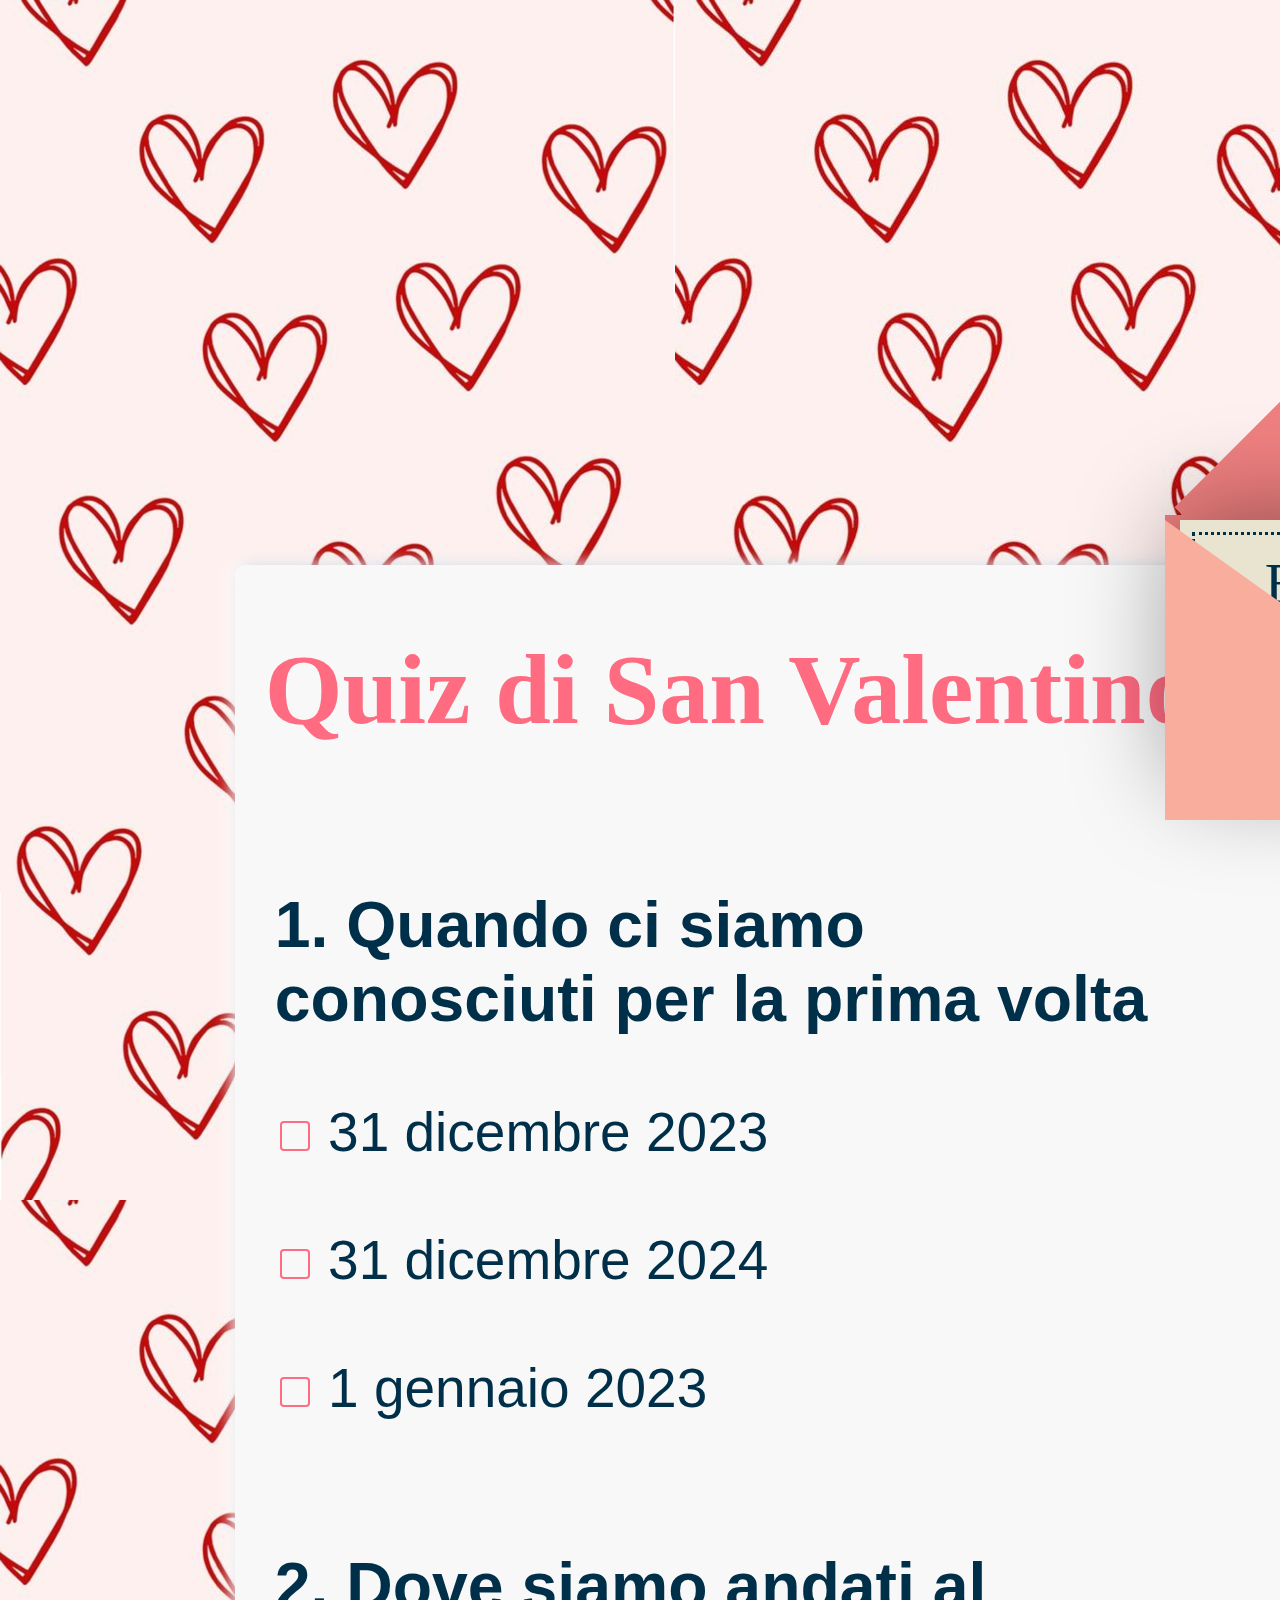
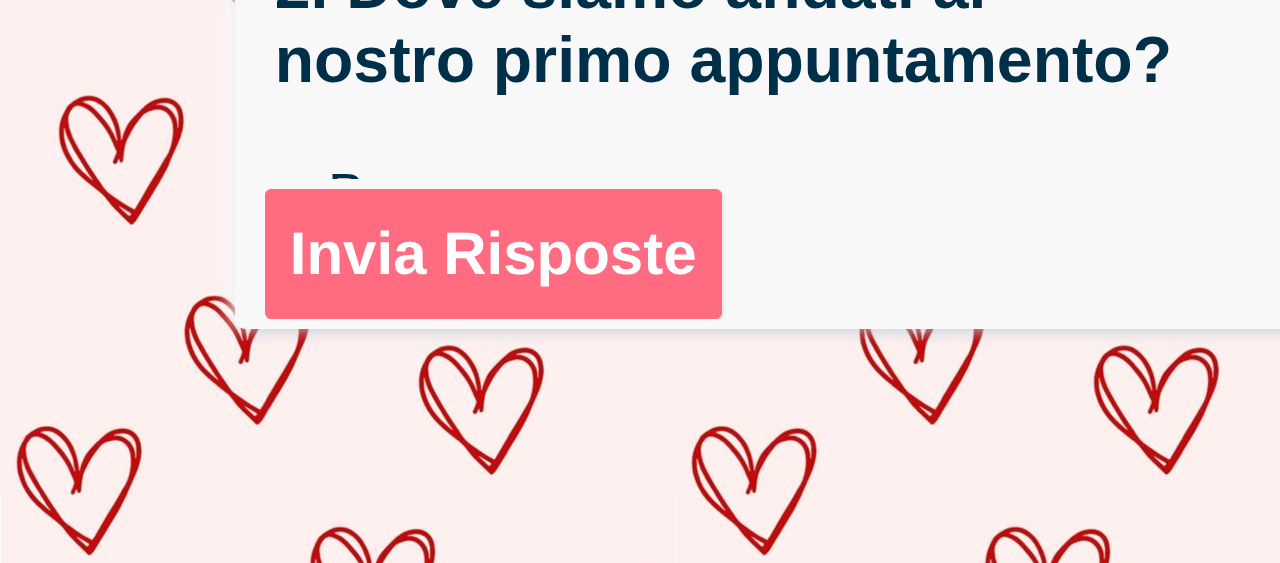
<file: index.html>
<!DOCTYPE html>
<html>
<head>
<script src="https://ajax.googleapis.com/ajax/libs/jquery/3.4.1/jquery.min.js"></script>
<script src="JQuery.js"></script>
<link rel="stylesheet" href="style.css">
<link rel="stylesheet" href="JQuery.js">

</head>

<body>
 <div class = "container"> 
    <div class="repositioning">
    <div class="valentines">
        <div class="envelope"></div>
        <div class="front"></div>
        <div class="card">
        <div class="text">Buon </br> San Valentino </br>Giulietta mia </div>
        
    </div>
    </div>
</div>
</div>  

    <div class="quiz-container"> 
            <h1 style ="font-size: 100px;">Quiz di San Valentino</h1>
        <div class="question-box">
            <div id="quiz"></div>
        </div>
        <button id="submit" class="button-24">Invia Risposte</button>
        
        <div id="results"></div>
    </div>

    
  

<script src="quiz.js"></script>



</body>
</html>
</file>
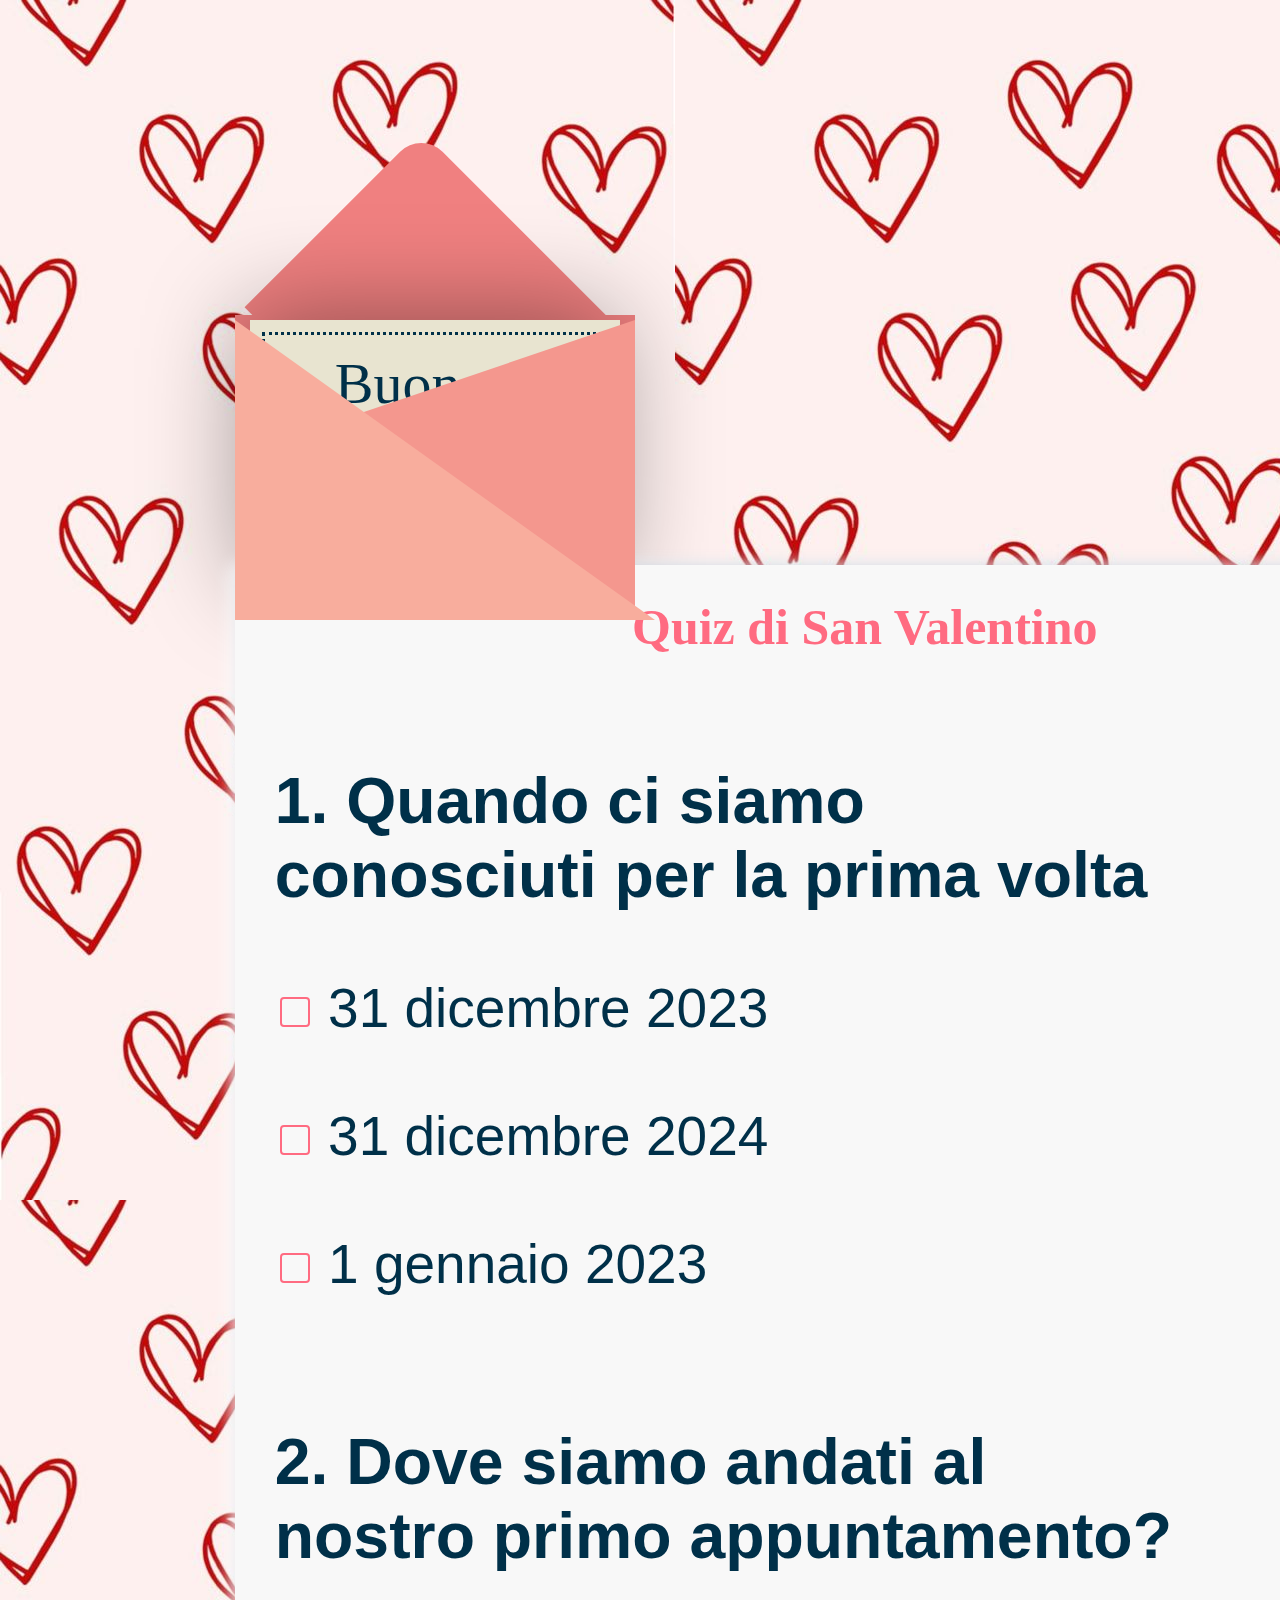
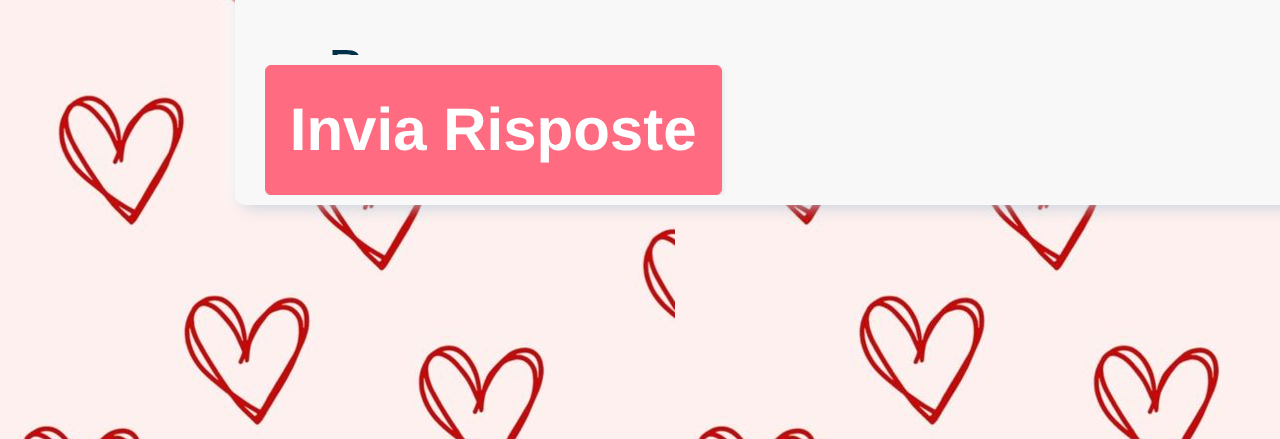
<file: main.html>
<!DOCTYPE html>
<html>
<head>
<script src="https://ajax.googleapis.com/ajax/libs/jquery/3.4.1/jquery.min.js"></script>
<script src="JQuery.js"></script>
<link rel="stylesheet" href="style.css">
<link rel="stylesheet" href="JQuery.js">

</head>

<body>
</div>
<div class="container">  
    <div class="valentines">
      <div class="envelope"></div>
      <div class="front"></div>
      <div class="card">
      <div class="text">Buon </br> San Valentino </br>Giulietta mia </div>
      <div class="heart"></div>
    
    </div>
    <div class="shadow"></div>
    </div>
    
    <div class="quiz-container">
        
        <center>
        <h1 style ="font-size: 50px;">Quiz di San Valentino</h1>
    </center>
        <div class="question-box">
            <div id="quiz"></div>
        </div>
        <button id="submit" class="button-24">Invia Risposte</button>
        
        <div id="results"></div>
    </div>
<script src="quiz.js"></script>



</body>
</html>
</file>
<file: style.css>
body {
    background-image: url("download.jpg");
    margin-top: 1cm;
    padding: 6cm;
  }

  
.repositioning{
  position: sticky;
  transform: translate(930px,200px);
  z-index: 9999;
}

.repositioning:focus {
  outline: none !important;
  border: none !important;
  box-shadow: none !important;
  outline-offset: 0;
}
  .quiz-container {
    position:relative;
    
    width: 1200px;
    box-shadow: rgba(136, 165, 191, 0.48) 6px 2px 16px 0px, rgba(255, 255, 255, 0.8) -6px -2px 16px 0px;
    background: rgb(248, 248, 248);  
    margin: auto;
    overflow: hidden;
    border-radius: 10px;
    font-family: 'Brush Script MT', cursive;
    color: #ff6b81 ;
    border-bottom: 10px solid rgb(248, 248, 248);
    border-left: 30px solid rgb(248, 248, 248);
    border-right: 30px solid rgb(248, 248, 248);
    
  
}

.question-box {
  
  height: 105cqh;
  width: 900px; ;
  overflow-y: auto;
  padding: 10px;
  margin-bottom: 10px;
  font-family: 'Poppins', sans-serif;
  color: #003049;
  font-size: 55px;
  
  
}

.question-box::-webkit-scrollbar {
  display: none;

}

.correct {
    color: green;
    font-weight: bold;
    font-family: 'Poppins', sans-serif;
}
.incorrect {
    color: red;
    font-weight: bold;
    font-family: 'Poppins', sans-serif;
}
img {
    width: 500px;
    display: block;
    margin: 10px auto;
}

input[type="radio"] {
  appearance: none;
  width: 30px;
  height: 30px;
  border: 2px solid #ff6b81;
  border-radius: 4px;
  display: inline-block;
  position: relative;
  transition: background 0.2s ease-in-out, transform 0.2s ease-in-out;
}

input[type="radio"]:checked {
  background: #ff6b81;
  border: 2px solid #ff6b81;
  transform: scale(1.2);
}

label:hover {
  transform: scale(1.05);
}


.button-24 {
  background: #ff6b81;
  border: 1px solid #ff6b81;
  border-radius: 6px;
  box-shadow: rgba(0, 0, 0, 0.1) 1px 2px 4px;
  box-sizing: border-box;
  color: #FFFFFF;
  cursor: pointer;
  display: inline-block;
  font-family: nunito,roboto,proxima-nova,"proxima nova",sans-serif;
  font-size: 60px;
  font-weight: 600;
  line-height: 84px;
  min-height: 80px;
  outline: 0;
  padding: 22px 24px;
  text-align: center;
  text-rendering: geometricprecision;
  text-transform: none;
  user-select: none;
  -webkit-user-select: none;
  touch-action: manipulation;
  vertical-align: middle;
}

.button-24:hover,
.button-24:active {
  background-color: initial;
  background-position: 0 0;
  color: #ff6b81;
}

.button-24:active {
  opacity: .5;
}

.container {
  position: relative;
}
.valentines {
  position: relative;
  top:50px;
  cursor: pointer;
  animation: up 3s linear infinite;
}
.envelope {
  position: relative;
  width: 400px;
  height:300px;
  background-color: #f08080; 
}

.envelope:before {
  background-color: #f08080; 
  content:"";
  position: absolute;
  width: 300px;
  height: 250px;
  transform: rotate(45deg);
  top:-115px;
  left:54px;
  border-radius:30px 0 0 0;
}

.card {
  position: absolute;
  background-color: #e8e4d0;
  width: 370px;
  height: 270px;
  top:5px;
  left:15px;
  box-shadow: -5px -5px 100px rgba(0,0,0,0.4); 
}

.card:before {
  content:"";
  position: absolute;
  border:3px solid #003049;
  border-style: dotted;
  width: 346px;
  heighT: 246px;
  left:12px;
  top:12px;
}

.text {
  position: absolute;
  font-family: 'Brush Script MT', cursive;
  font-size: 58px;
  
  line-height:50px;
  top:39px;
  left:85px;
  color: #003049;
}

.heart {
  background-color: #d62828;
  display: inline-block;
  height: 30px;
  margin: 0 10px;
  position: absolute;
  top: 220px;
  left:105px;
  transform: rotate(-45deg);
  width: 30px;
}

.heart:before,
.heart:after {
  content: "";
  background-color: #d62828;
  border-radius: 50%;
  height: 30px;
  position: absolute;
  width: 30px;
}

.heart:before {
  top: -15px;
  left: 0;
}

.heart:after {
  left: 15px;
  top: 0;
}
.front {
  position: absolute;
  border-right: 280px solid #f4978e;
  border-top: 95px solid transparent;
  border-bottom: 200px solid transparent;
  left:120px;
  top:5px;
  width:0;
  height:0;
  z-index:10;
}

.front:before {
  position: absolute;
  content:"";
  border-left: 420px solid #f8ad9d;
  border-top: 300px solid transparent;
  left:-120px;
  top:-95px;
  width:0;
  height:0;
}


@keyframes up {
  0%, 100% {
    transform: translateY(0);
  }
  50% {
    transform: translateY(-30px);
  }
}

@keyframes scale {
  0%, 100% {
    transform: scaleX(1);
  }
  50% {
    transform: scaleX(0.85);
  }
}
</file>
